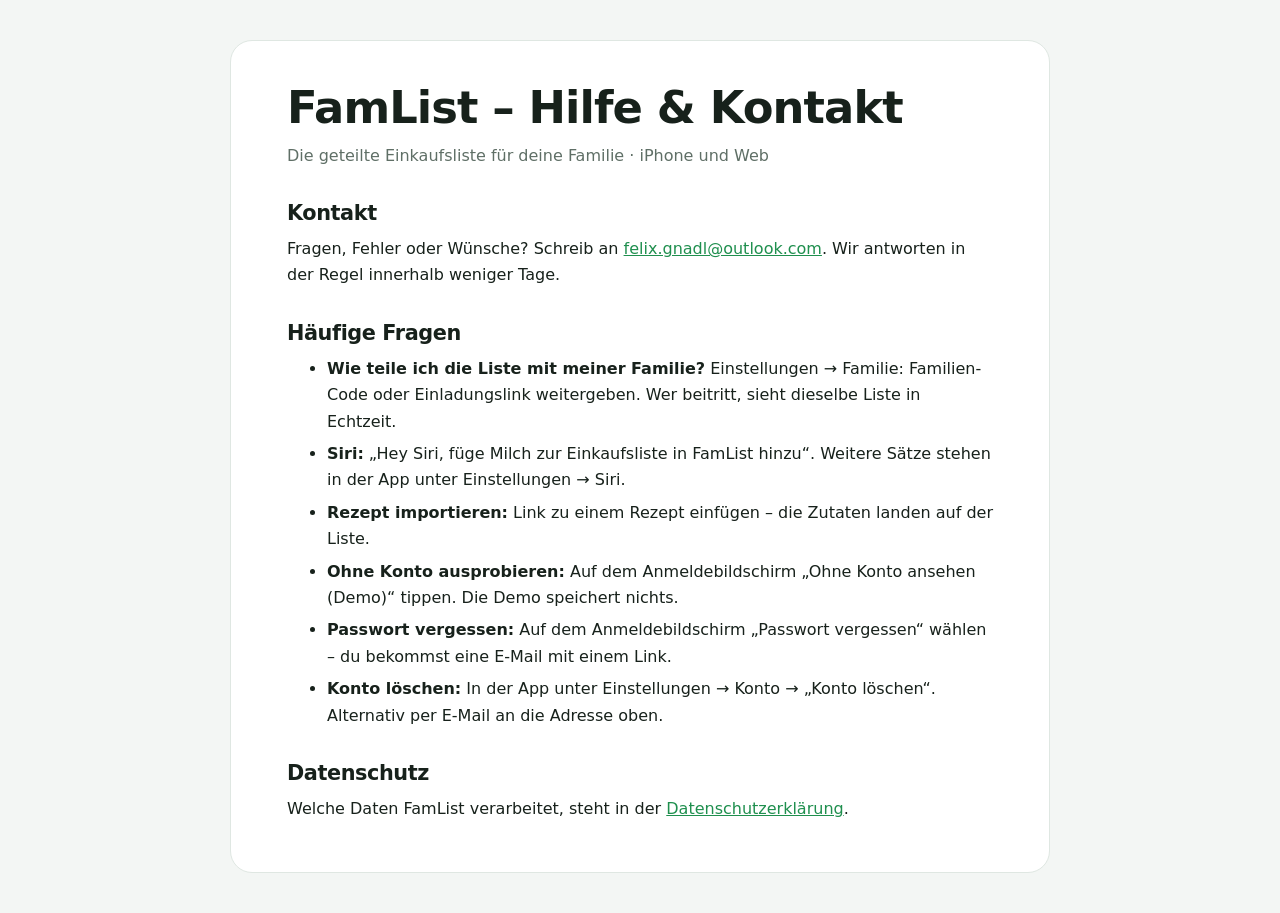
<file: index.html>
<!doctype html>
<html lang="de">
<head>
<meta charset="utf-8">
<meta name="viewport" content="width=device-width, initial-scale=1">
<title>FamList Support</title>
<link rel="stylesheet" href="style.css">
</head>
<body>
<main>
<h1>FamList – Hilfe &amp; Kontakt</h1>
<p class="meta">Die geteilte Einkaufsliste für deine Familie · iPhone und Web</p>

<h2>Kontakt</h2>
<p>Fragen, Fehler oder Wünsche? Schreib an <a href="mailto:felix.gnadl@outlook.com?subject=FamList">felix.gnadl@outlook.com</a>. Wir antworten in der Regel innerhalb weniger Tage.</p>

<h2>Häufige Fragen</h2>
<ul>
<li><strong>Wie teile ich die Liste mit meiner Familie?</strong> Einstellungen → Familie: Familien-Code oder Einladungslink weitergeben. Wer beitritt, sieht dieselbe Liste in Echtzeit.</li>
<li><strong>Siri:</strong> „Hey Siri, füge Milch zur Einkaufsliste in FamList hinzu“. Weitere Sätze stehen in der App unter Einstellungen → Siri.</li>
<li><strong>Rezept importieren:</strong> Link zu einem Rezept einfügen – die Zutaten landen auf der Liste.</li>
<li><strong>Ohne Konto ausprobieren:</strong> Auf dem Anmeldebildschirm „Ohne Konto ansehen (Demo)“ tippen. Die Demo speichert nichts.</li>
<li><strong>Passwort vergessen:</strong> Auf dem Anmeldebildschirm „Passwort vergessen“ wählen – du bekommst eine E-Mail mit einem Link.</li>
<li><strong>Konto löschen:</strong> In der App unter Einstellungen → Konto → „Konto löschen“. Alternativ per E-Mail an die Adresse oben.</li>
</ul>

<h2>Datenschutz</h2>
<p>Welche Daten FamList verarbeitet, steht in der <a href="datenschutz.html">Datenschutzerklärung</a>.</p>
</main>
</body>
</html>
</file>
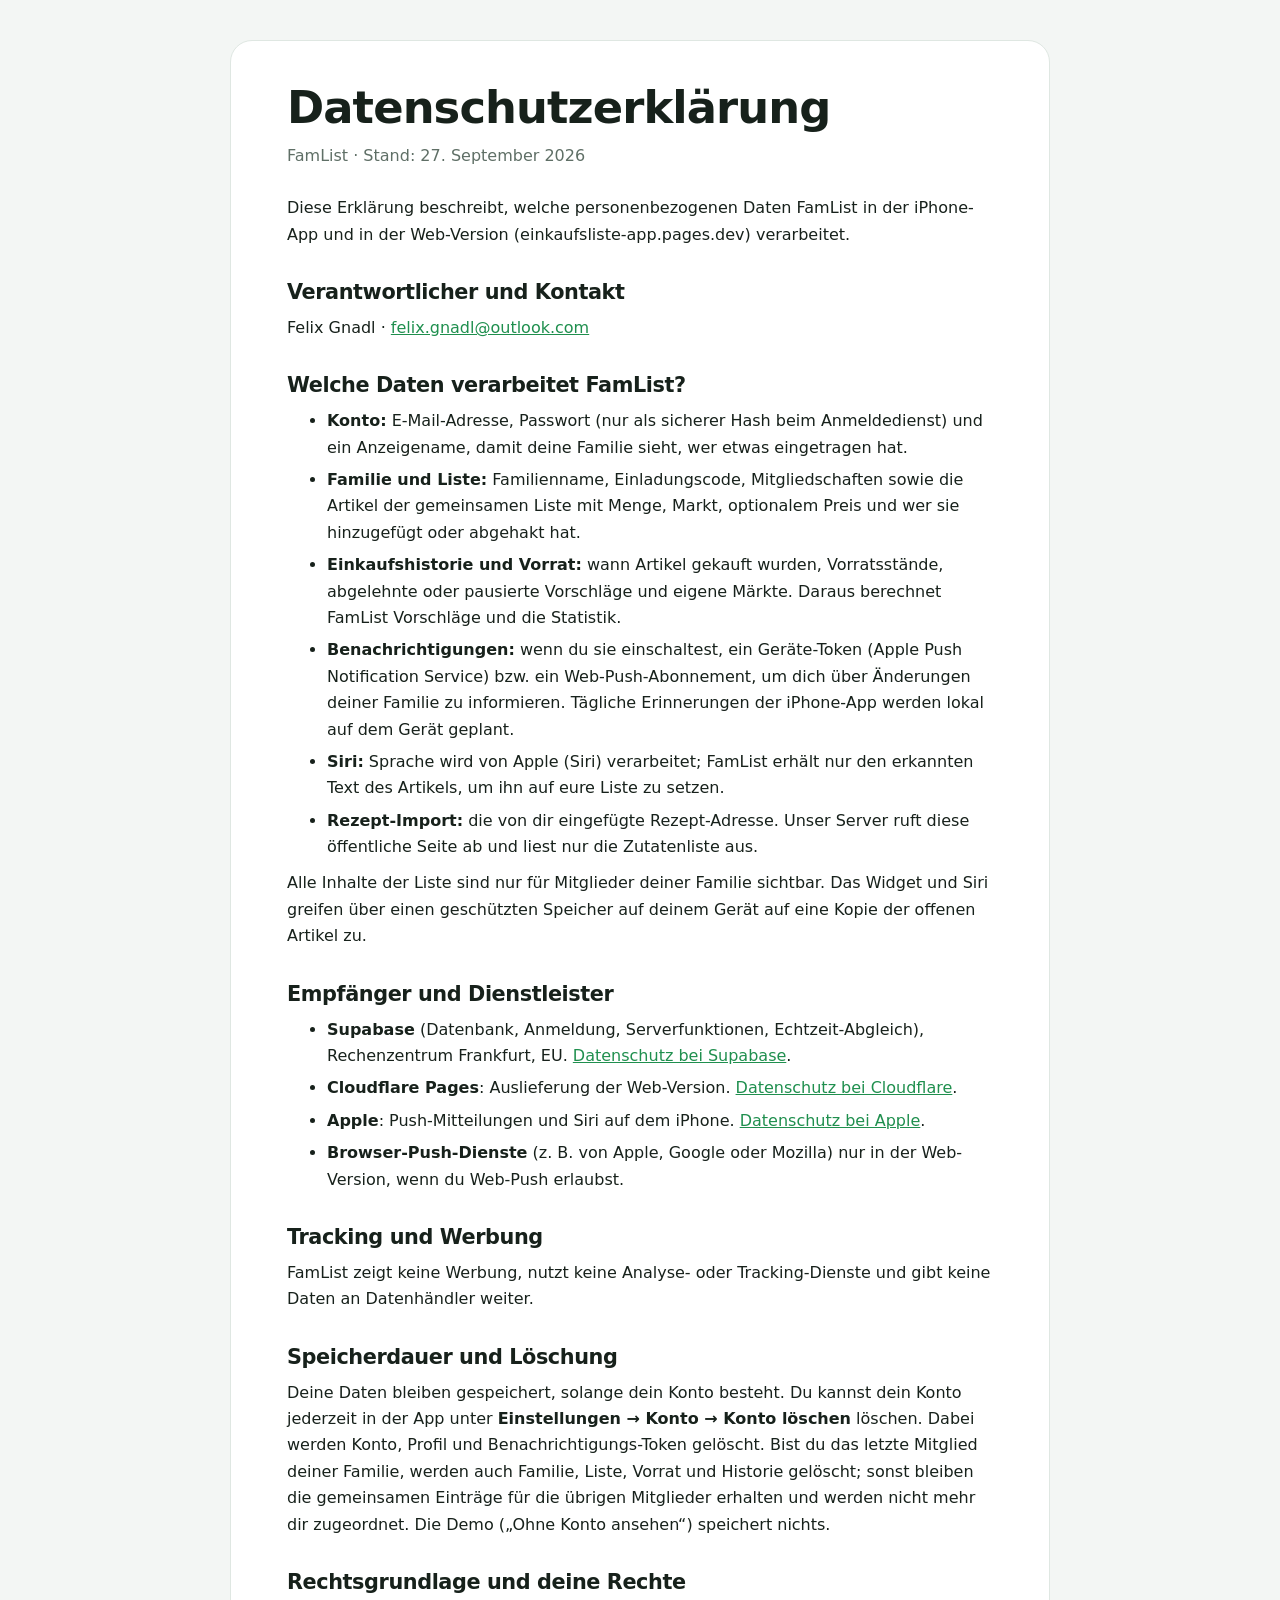
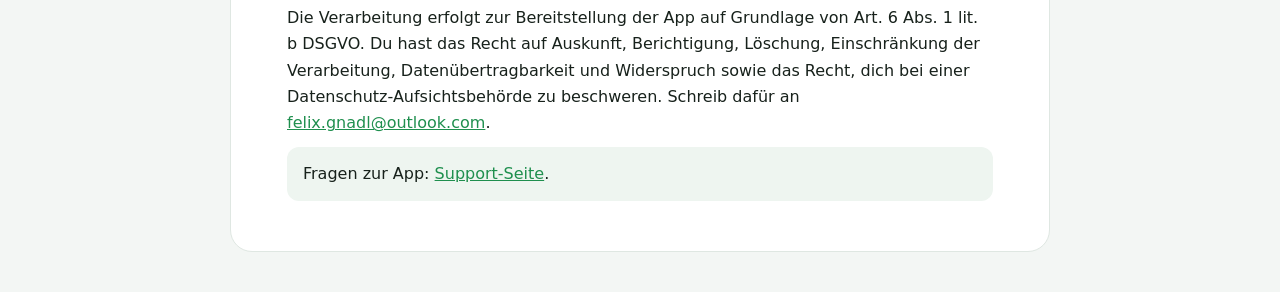
<file: datenschutz.html>
<!doctype html>
<html lang="de">
<head>
<meta charset="utf-8">
<meta name="viewport" content="width=device-width, initial-scale=1">
<title>FamList Datenschutz</title>
<link rel="stylesheet" href="style.css">
</head>
<body>
<main>
<h1>Datenschutzerklärung</h1>
<p class="meta">FamList · Stand: 27. September 2026</p>
<p>Diese Erklärung beschreibt, welche personenbezogenen Daten FamList in der iPhone-App und in der Web-Version (einkaufsliste-app.pages.dev) verarbeitet.</p>

<h2>Verantwortlicher und Kontakt</h2>
<p>Felix Gnadl · <a href="mailto:felix.gnadl@outlook.com">felix.gnadl@outlook.com</a></p>

<h2>Welche Daten verarbeitet FamList?</h2>
<ul>
<li><strong>Konto:</strong> E-Mail-Adresse, Passwort (nur als sicherer Hash beim Anmeldedienst) und ein Anzeigename, damit deine Familie sieht, wer etwas eingetragen hat.</li>
<li><strong>Familie und Liste:</strong> Familienname, Einladungscode, Mitgliedschaften sowie die Artikel der gemeinsamen Liste mit Menge, Markt, optionalem Preis und wer sie hinzugefügt oder abgehakt hat.</li>
<li><strong>Einkaufshistorie und Vorrat:</strong> wann Artikel gekauft wurden, Vorratsstände, abgelehnte oder pausierte Vorschläge und eigene Märkte. Daraus berechnet FamList Vorschläge und die Statistik.</li>
<li><strong>Benachrichtigungen:</strong> wenn du sie einschaltest, ein Geräte-Token (Apple Push Notification Service) bzw. ein Web-Push-Abonnement, um dich über Änderungen deiner Familie zu informieren. Tägliche Erinnerungen der iPhone-App werden lokal auf dem Gerät geplant.</li>
<li><strong>Siri:</strong> Sprache wird von Apple (Siri) verarbeitet; FamList erhält nur den erkannten Text des Artikels, um ihn auf eure Liste zu setzen.</li>
<li><strong>Rezept-Import:</strong> die von dir eingefügte Rezept-Adresse. Unser Server ruft diese öffentliche Seite ab und liest nur die Zutatenliste aus.</li>
</ul>
<p>Alle Inhalte der Liste sind nur für Mitglieder deiner Familie sichtbar. Das Widget und Siri greifen über einen geschützten Speicher auf deinem Gerät auf eine Kopie der offenen Artikel zu.</p>

<h2>Empfänger und Dienstleister</h2>
<ul>
<li><strong>Supabase</strong> (Datenbank, Anmeldung, Serverfunktionen, Echtzeit-Abgleich), Rechenzentrum Frankfurt, EU. <a href="https://supabase.com/privacy">Datenschutz bei Supabase</a>.</li>
<li><strong>Cloudflare Pages</strong>: Auslieferung der Web-Version. <a href="https://www.cloudflare.com/privacypolicy/">Datenschutz bei Cloudflare</a>.</li>
<li><strong>Apple</strong>: Push-Mitteilungen und Siri auf dem iPhone. <a href="https://www.apple.com/de/legal/privacy/">Datenschutz bei Apple</a>.</li>
<li><strong>Browser-Push-Dienste</strong> (z.&nbsp;B. von Apple, Google oder Mozilla) nur in der Web-Version, wenn du Web-Push erlaubst.</li>
</ul>

<h2>Tracking und Werbung</h2>
<p>FamList zeigt keine Werbung, nutzt keine Analyse- oder Tracking-Dienste und gibt keine Daten an Datenhändler weiter.</p>

<h2>Speicherdauer und Löschung</h2>
<p>Deine Daten bleiben gespeichert, solange dein Konto besteht. Du kannst dein Konto jederzeit in der App unter <strong>Einstellungen → Konto → Konto löschen</strong> löschen. Dabei werden Konto, Profil und Benachrichtigungs-Token gelöscht. Bist du das letzte Mitglied deiner Familie, werden auch Familie, Liste, Vorrat und Historie gelöscht; sonst bleiben die gemeinsamen Einträge für die übrigen Mitglieder erhalten und werden nicht mehr dir zugeordnet. Die Demo („Ohne Konto ansehen“) speichert nichts.</p>

<h2>Rechtsgrundlage und deine Rechte</h2>
<p>Die Verarbeitung erfolgt zur Bereitstellung der App auf Grundlage von Art. 6 Abs. 1 lit. b DSGVO. Du hast das Recht auf Auskunft, Berichtigung, Löschung, Einschränkung der Verarbeitung, Datenübertragbarkeit und Widerspruch sowie das Recht, dich bei einer Datenschutz-Aufsichtsbehörde zu beschweren. Schreib dafür an <a href="mailto:felix.gnadl@outlook.com">felix.gnadl@outlook.com</a>.</p>

<p class="note">Fragen zur App: <a href="./">Support-Seite</a>.</p>
</main>
</body>
</html>
</file>
<file: style.css>
:root { color-scheme: light dark; font: 16px/1.65 system-ui, -apple-system, BlinkMacSystemFont, "Segoe UI", sans-serif; }
body { margin: 0; background: #f3f6f4; color: #17211b; }
main { box-sizing: border-box; max-width: 820px; margin: 40px auto; padding: 40px clamp(20px, 5vw, 56px); background: #fff; border: 1px solid #dfe7e2; border-radius: 22px; }
h1, h2 { line-height: 1.2; letter-spacing: -.02em; }
h1 { font-size: clamp(2rem, 5vw, 2.8rem); margin: 0 0 8px; }
h2 { margin: 32px 0 10px; font-size: 1.3rem; }
p, ul { margin: 10px 0; } li + li { margin-top: 6px; }
a { color: #1f8f4e; } .meta { color: #5f6f66; margin: 0 0 26px; }
.note { padding: 14px 16px; border-radius: 12px; background: #eef5f0; }
@media (max-width: 600px) { main { margin: 0; border-radius: 0; border: 0; } }
@media (prefers-color-scheme: dark) {
  body { background: #0d1110; color: #e8efeb; } main { background: #161c19; border-color: #27312b; }
  .meta { color: #9fb0a6; } .note { background: #1d2622; } a { color: #4ade80; }
}
</file>
